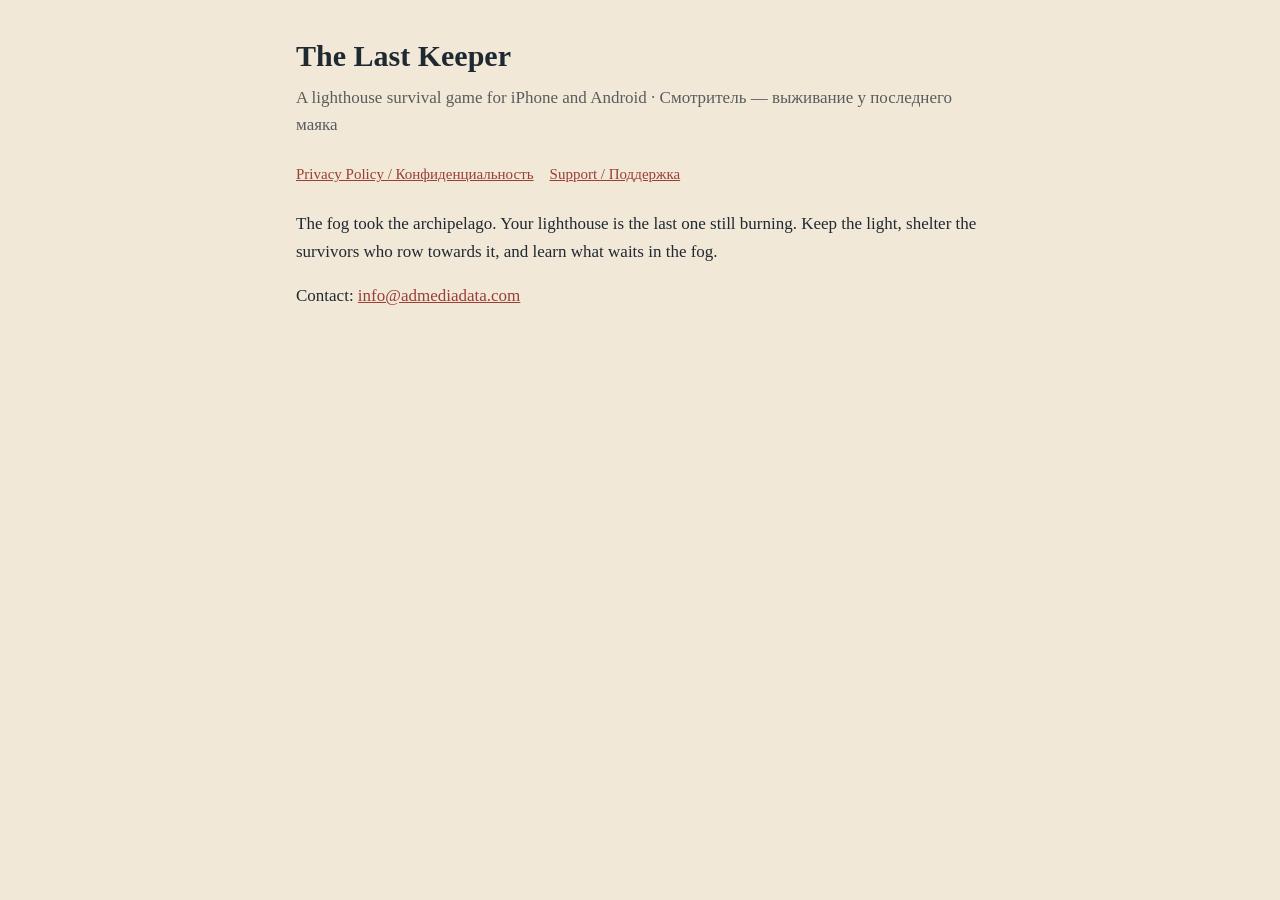
<file: index.html>
<!doctype html><html lang="en"><head><meta charset="utf-8"><meta name="viewport" content="width=device-width,initial-scale=1">
<title>The Last Keeper</title><link rel="stylesheet" href="style.css"></head><body><main>
<h1>The Last Keeper</h1><p class="sub">A lighthouse survival game for iPhone and Android · Смотритель — выживание у последнего маяка</p>
<nav><a href="privacy.html">Privacy Policy / Конфиденциальность</a><a href="support.html">Support / Поддержка</a></nav>
<p>The fog took the archipelago. Your lighthouse is the last one still burning. Keep the light, shelter the survivors who row towards it, and learn what waits in the fog.</p>
<p>Contact: <a href="mailto:info@admediadata.com">info@admediadata.com</a></p>
</main></body></html>
</file>
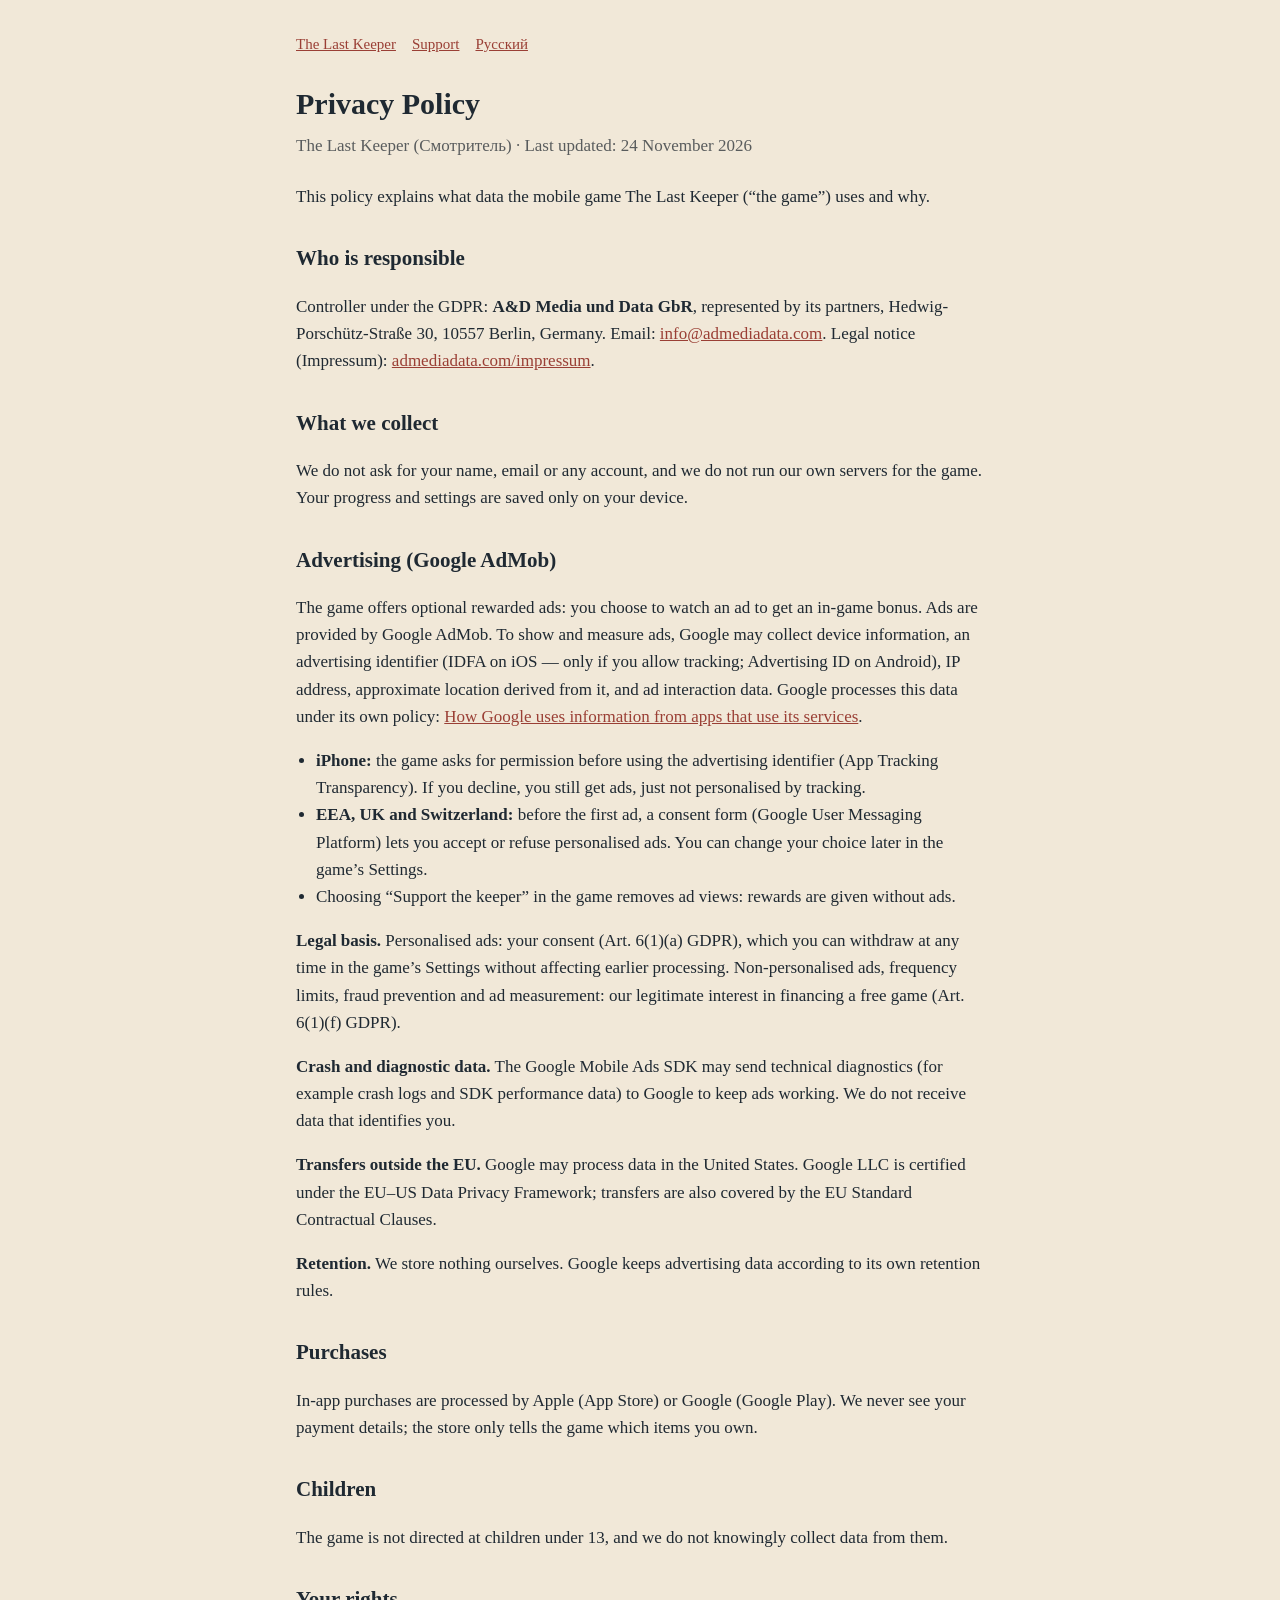
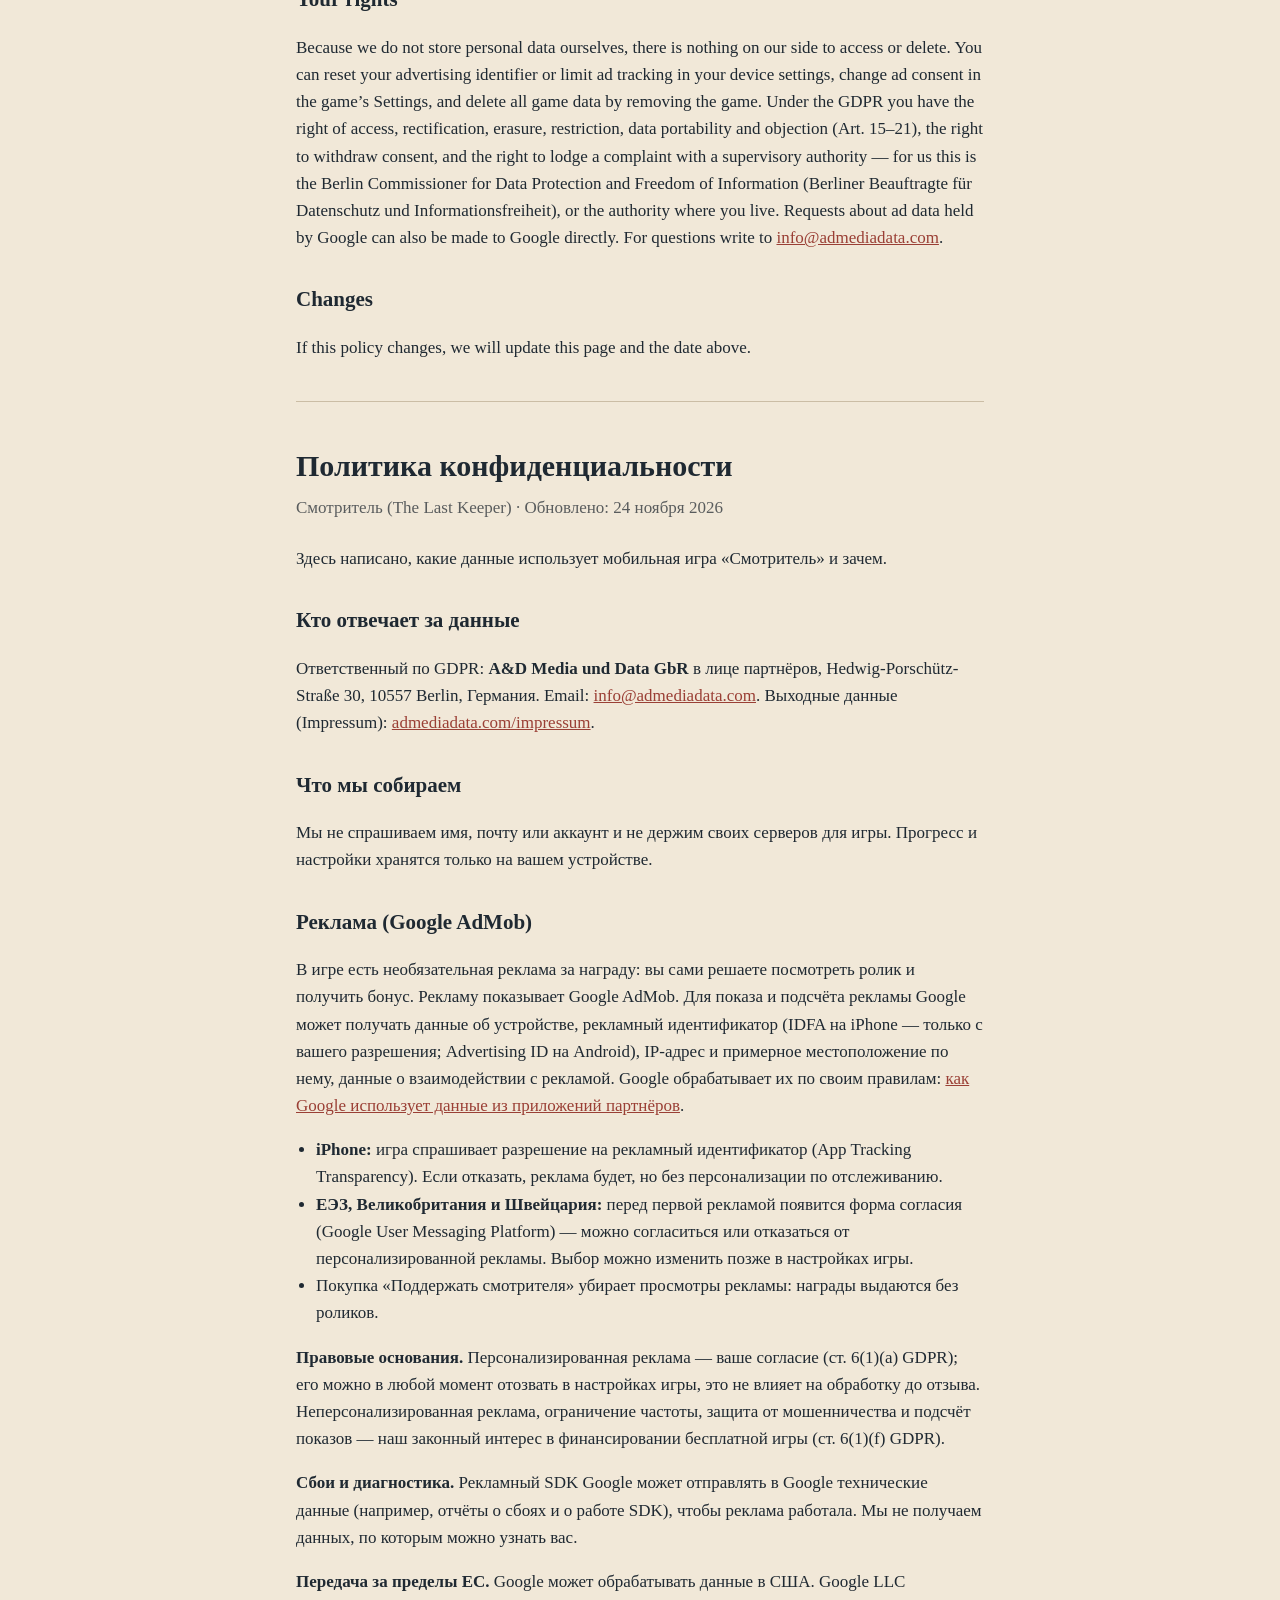
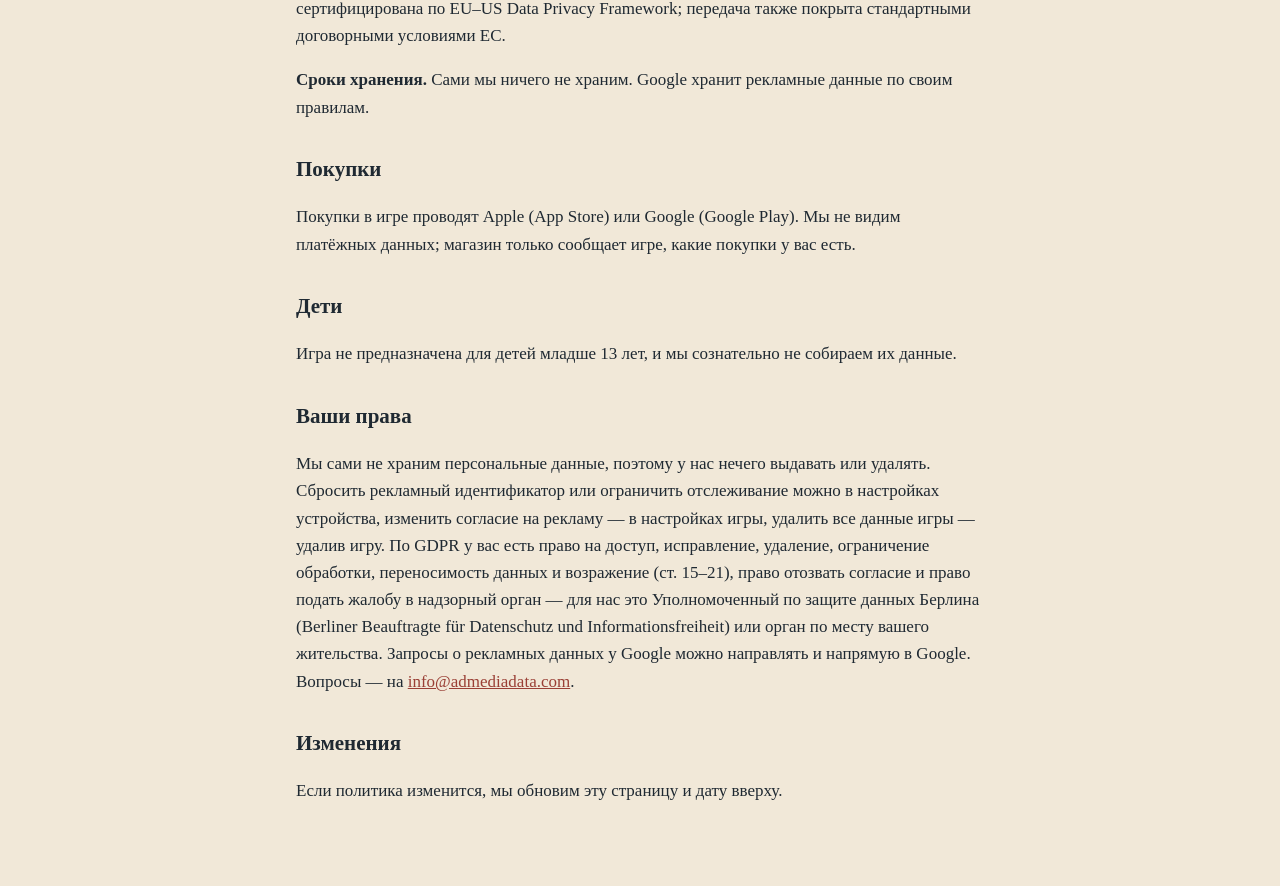
<file: privacy.html>
<!doctype html><html lang="en"><head><meta charset="utf-8"><meta name="viewport" content="width=device-width,initial-scale=1">
<title>Privacy Policy · The Last Keeper</title><link rel="stylesheet" href="style.css"></head><body><main>
<nav><a href="index.html">The Last Keeper</a><a href="support.html">Support</a><a href="#ru">Русский</a></nav>
<h1>Privacy Policy</h1><p class="sub">The Last Keeper (Смотритель) · Last updated: 24 November 2026</p>
<p>This policy explains what data the mobile game The Last Keeper (“the game”) uses and why.</p>
<h2>Who is responsible</h2>
<p>Controller under the GDPR: <b>A&amp;D Media und Data GbR</b>, represented by its partners, Hedwig-Porschütz-Straße 30, 10557 Berlin, Germany. Email: <a href="mailto:info@admediadata.com">info@admediadata.com</a>. Legal notice (Impressum): <a href="https://admediadata.com/impressum">admediadata.com/impressum</a>.</p>
<h2>What we collect</h2>
<p>We do not ask for your name, email or any account, and we do not run our own servers for the game. Your progress and settings are saved only on your device.</p>
<h2>Advertising (Google AdMob)</h2>
<p>The game offers optional rewarded ads: you choose to watch an ad to get an in-game bonus. Ads are provided by Google AdMob. To show and measure ads, Google may collect device information, an advertising identifier (IDFA on iOS — only if you allow tracking; Advertising ID on Android), IP address, approximate location derived from it, and ad interaction data. Google processes this data under its own policy: <a href="https://policies.google.com/technologies/partner-sites">How Google uses information from apps that use its services</a>.</p>
<ul>
<li><b>iPhone:</b> the game asks for permission before using the advertising identifier (App Tracking Transparency). If you decline, you still get ads, just not personalised by tracking.</li>
<li><b>EEA, UK and Switzerland:</b> before the first ad, a consent form (Google User Messaging Platform) lets you accept or refuse personalised ads. You can change your choice later in the game’s Settings.</li>
<li>Choosing “Support the keeper” in the game removes ad views: rewards are given without ads.</li>
</ul>
<p><b>Legal basis.</b> Personalised ads: your consent (Art. 6(1)(a) GDPR), which you can withdraw at any time in the game’s Settings without affecting earlier processing. Non-personalised ads, frequency limits, fraud prevention and ad measurement: our legitimate interest in financing a free game (Art. 6(1)(f) GDPR).</p>
<p><b>Crash and diagnostic data.</b> The Google Mobile Ads SDK may send technical diagnostics (for example crash logs and SDK performance data) to Google to keep ads working. We do not receive data that identifies you.</p>
<p><b>Transfers outside the EU.</b> Google may process data in the United States. Google LLC is certified under the EU–US Data Privacy Framework; transfers are also covered by the EU Standard Contractual Clauses.</p>
<p><b>Retention.</b> We store nothing ourselves. Google keeps advertising data according to its own retention rules.</p>
<h2>Purchases</h2>
<p>In-app purchases are processed by Apple (App Store) or Google (Google Play). We never see your payment details; the store only tells the game which items you own.</p>
<h2>Children</h2>
<p>The game is not directed at children under 13, and we do not knowingly collect data from them.</p>
<h2>Your rights</h2>
<p>Because we do not store personal data ourselves, there is nothing on our side to access or delete. You can reset your advertising identifier or limit ad tracking in your device settings, change ad consent in the game’s Settings, and delete all game data by removing the game. Under the GDPR you have the right of access, rectification, erasure, restriction, data portability and objection (Art. 15–21), the right to withdraw consent, and the right to lodge a complaint with a supervisory authority — for us this is the Berlin Commissioner for Data Protection and Freedom of Information (Berliner Beauftragte für Datenschutz und Informationsfreiheit), or the authority where you live. Requests about ad data held by Google can also be made to Google directly. For questions write to <a href="mailto:info@admediadata.com">info@admediadata.com</a>.</p>
<h2>Changes</h2>
<p>If this policy changes, we will update this page and the date above.</p>
<hr id="ru">
<h1>Политика конфиденциальности</h1><p class="sub">Смотритель (The Last Keeper) · Обновлено: 24 ноября 2026</p>
<p>Здесь написано, какие данные использует мобильная игра «Смотритель» и зачем.</p>
<h2>Кто отвечает за данные</h2>
<p>Ответственный по GDPR: <b>A&amp;D Media und Data GbR</b> в лице партнёров, Hedwig-Porschütz-Straße 30, 10557 Berlin, Германия. Email: <a href="mailto:info@admediadata.com">info@admediadata.com</a>. Выходные данные (Impressum): <a href="https://admediadata.com/impressum">admediadata.com/impressum</a>.</p>
<h2>Что мы собираем</h2>
<p>Мы не спрашиваем имя, почту или аккаунт и не держим своих серверов для игры. Прогресс и настройки хранятся только на вашем устройстве.</p>
<h2>Реклама (Google AdMob)</h2>
<p>В игре есть необязательная реклама за награду: вы сами решаете посмотреть ролик и получить бонус. Рекламу показывает Google AdMob. Для показа и подсчёта рекламы Google может получать данные об устройстве, рекламный идентификатор (IDFA на iPhone — только с вашего разрешения; Advertising ID на Android), IP-адрес и примерное местоположение по нему, данные о взаимодействии с рекламой. Google обрабатывает их по своим правилам: <a href="https://policies.google.com/technologies/partner-sites?hl=ru">как Google использует данные из приложений партнёров</a>.</p>
<ul>
<li><b>iPhone:</b> игра спрашивает разрешение на рекламный идентификатор (App Tracking Transparency). Если отказать, реклама будет, но без персонализации по отслеживанию.</li>
<li><b>ЕЭЗ, Великобритания и Швейцария:</b> перед первой рекламой появится форма согласия (Google User Messaging Platform) — можно согласиться или отказаться от персонализированной рекламы. Выбор можно изменить позже в настройках игры.</li>
<li>Покупка «Поддержать смотрителя» убирает просмотры рекламы: награды выдаются без роликов.</li>
</ul>
<p><b>Правовые основания.</b> Персонализированная реклама — ваше согласие (ст. 6(1)(a) GDPR); его можно в любой момент отозвать в настройках игры, это не влияет на обработку до отзыва. Неперсонализированная реклама, ограничение частоты, защита от мошенничества и подсчёт показов — наш законный интерес в финансировании бесплатной игры (ст. 6(1)(f) GDPR).</p>
<p><b>Сбои и диагностика.</b> Рекламный SDK Google может отправлять в Google технические данные (например, отчёты о сбоях и о работе SDK), чтобы реклама работала. Мы не получаем данных, по которым можно узнать вас.</p>
<p><b>Передача за пределы ЕС.</b> Google может обрабатывать данные в США. Google LLC сертифицирована по EU–US Data Privacy Framework; передача также покрыта стандартными договорными условиями ЕС.</p>
<p><b>Сроки хранения.</b> Сами мы ничего не храним. Google хранит рекламные данные по своим правилам.</p>
<h2>Покупки</h2>
<p>Покупки в игре проводят Apple (App Store) или Google (Google Play). Мы не видим платёжных данных; магазин только сообщает игре, какие покупки у вас есть.</p>
<h2>Дети</h2>
<p>Игра не предназначена для детей младше 13 лет, и мы сознательно не собираем их данные.</p>
<h2>Ваши права</h2>
<p>Мы сами не храним персональные данные, поэтому у нас нечего выдавать или удалять. Сбросить рекламный идентификатор или ограничить отслеживание можно в настройках устройства, изменить согласие на рекламу — в настройках игры, удалить все данные игры — удалив игру. По GDPR у вас есть право на доступ, исправление, удаление, ограничение обработки, переносимость данных и возражение (ст. 15–21), право отозвать согласие и право подать жалобу в надзорный орган — для нас это Уполномоченный по защите данных Берлина (Berliner Beauftragte für Datenschutz und Informationsfreiheit) или орган по месту вашего жительства. Запросы о рекламных данных у Google можно направлять и напрямую в Google. Вопросы — на <a href="mailto:info@admediadata.com">info@admediadata.com</a>.</p>
<h2>Изменения</h2>
<p>Если политика изменится, мы обновим эту страницу и дату вверху.</p>
</main></body></html>
</file>
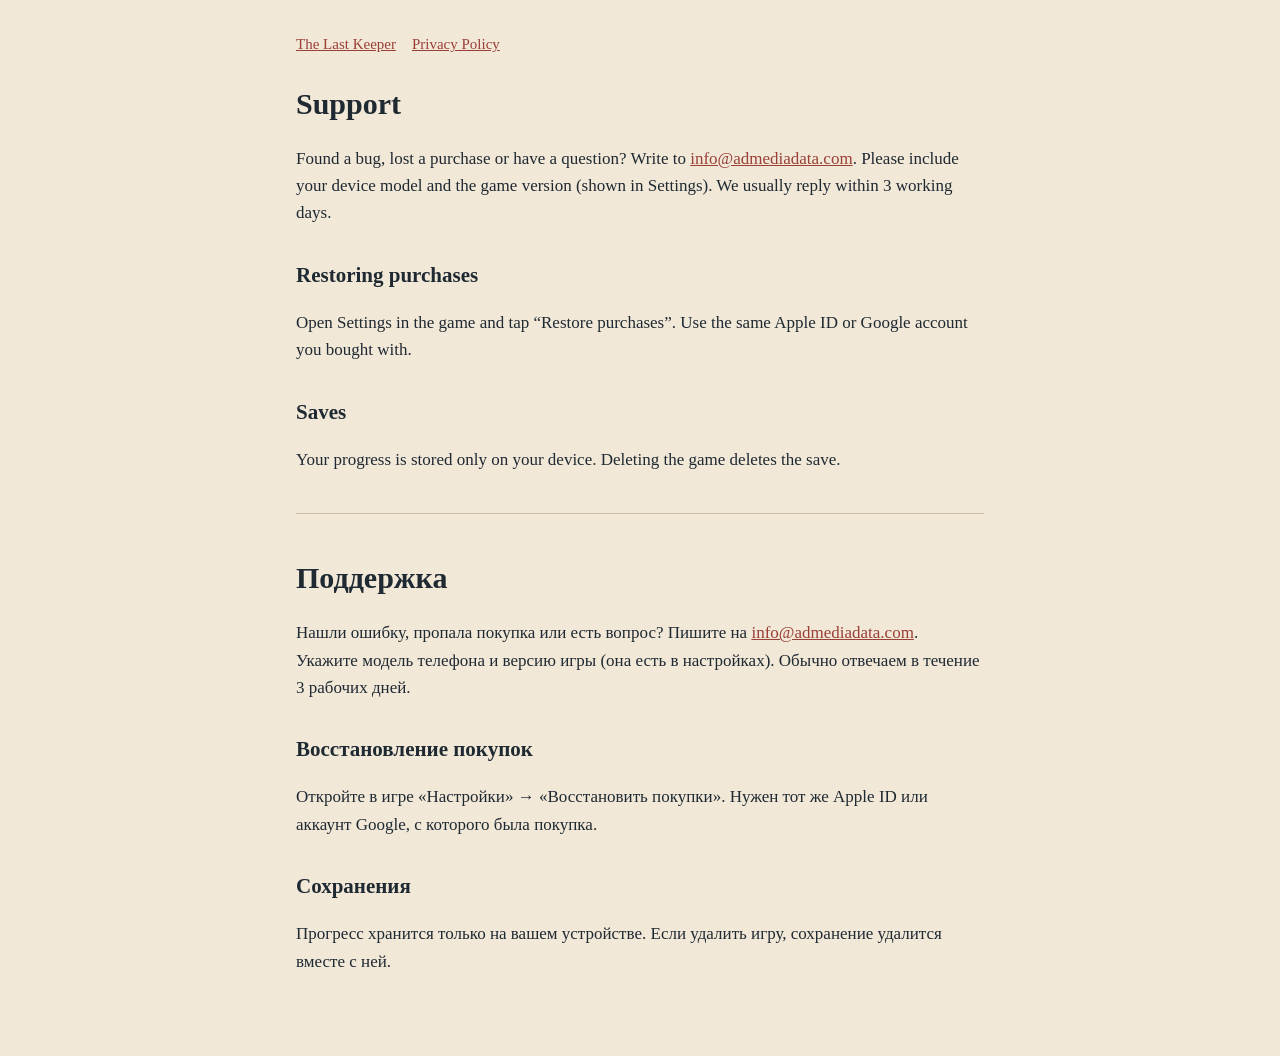
<file: support.html>
<!doctype html><html lang="en"><head><meta charset="utf-8"><meta name="viewport" content="width=device-width,initial-scale=1">
<title>Support · The Last Keeper</title><link rel="stylesheet" href="style.css"></head><body><main>
<nav><a href="index.html">The Last Keeper</a><a href="privacy.html">Privacy Policy</a></nav>
<h1>Support</h1>
<p>Found a bug, lost a purchase or have a question? Write to <a href="mailto:info@admediadata.com">info@admediadata.com</a>. Please include your device model and the game version (shown in Settings). We usually reply within 3 working days.</p>
<h2>Restoring purchases</h2>
<p>Open Settings in the game and tap “Restore purchases”. Use the same Apple ID or Google account you bought with.</p>
<h2>Saves</h2>
<p>Your progress is stored only on your device. Deleting the game deletes the save.</p>
<hr>
<h1>Поддержка</h1>
<p>Нашли ошибку, пропала покупка или есть вопрос? Пишите на <a href="mailto:info@admediadata.com">info@admediadata.com</a>. Укажите модель телефона и версию игры (она есть в настройках). Обычно отвечаем в течение 3 рабочих дней.</p>
<h2>Восстановление покупок</h2>
<p>Откройте в игре «Настройки» → «Восстановить покупки». Нужен тот же Apple ID или аккаунт Google, с которого была покупка.</p>
<h2>Сохранения</h2>
<p>Прогресс хранится только на вашем устройстве. Если удалить игру, сохранение удалится вместе с ней.</p>
</main></body></html>
</file>
<file: style.css>
:root{--ink:#1f2932;--paper:#f1e8d8;--muted:#595c5d;--accent:#9a3f35}
*{box-sizing:border-box}
body{margin:0;background:var(--paper);color:var(--ink);font:17px/1.6 Georgia,"Times New Roman",serif}
main{max-width:720px;margin:0 auto;padding:32px 16px 64px}
h1{font-size:30px;margin:0 0 4px}h2{font-size:21px;margin:32px 0 8px}
.sub{color:var(--muted);margin:0 0 24px}
a{color:var(--accent)}
nav{display:flex;gap:16px;margin-bottom:24px;font-size:15px}
hr{border:0;border-top:1px solid #cbbda5;margin:40px 0}
ul{padding-left:20px}
</file>
